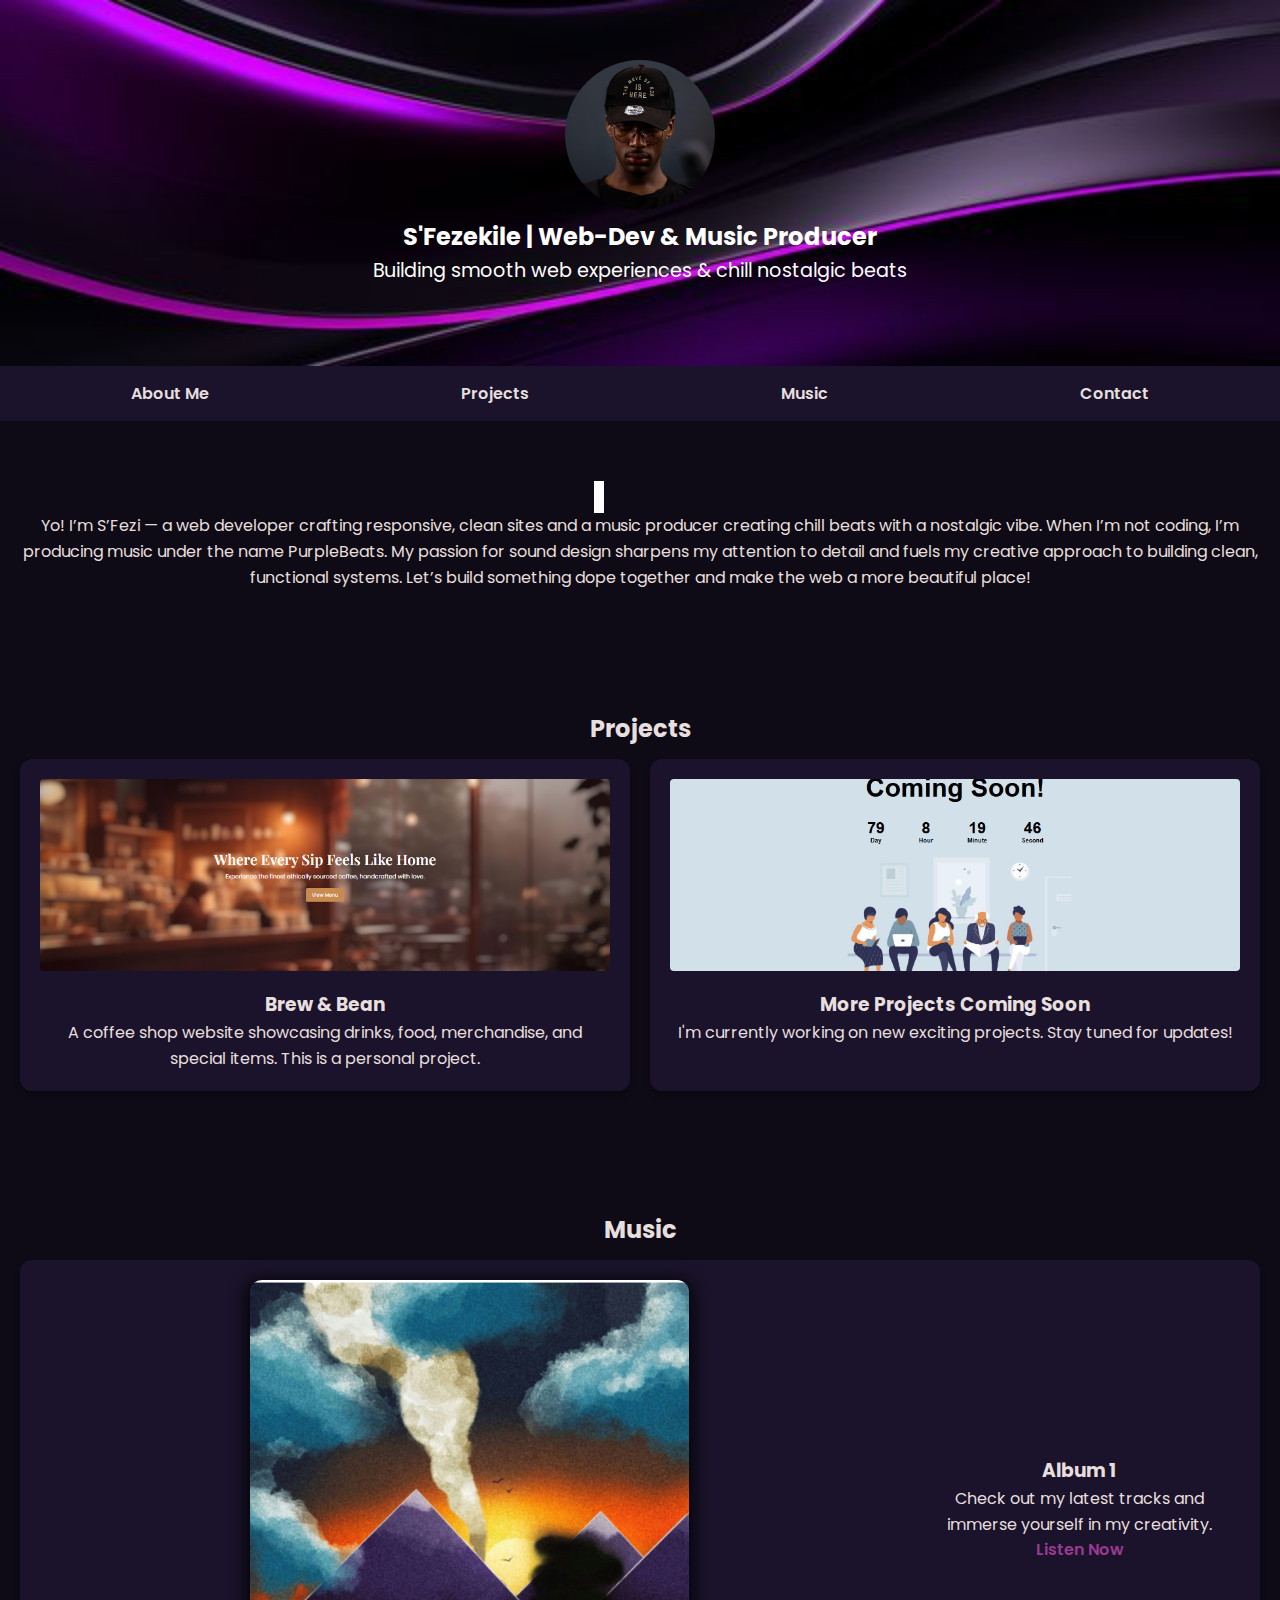
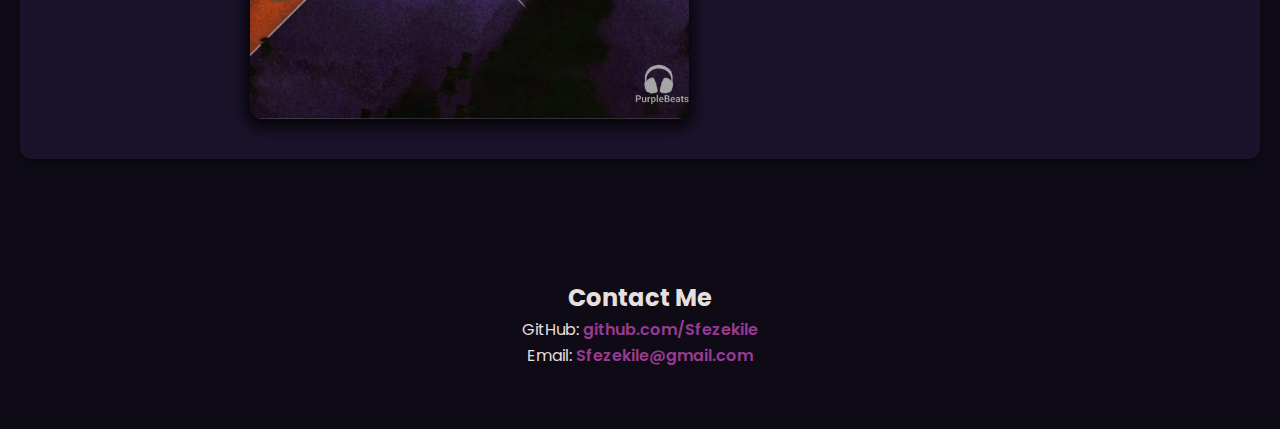
<file: index.html>
<!DOCTYPE html>
<html lang="en">
<head>
    <meta charset="UTF-8">
    <meta name="viewport" content="width=device-width, initial-scale=1.0">
    <title>S'Fezekile | Portfolio</title>
    <link href="https://fonts.googleapis.com/css2?family=Poppins:wght@300;400;600&display=swap" rel="stylesheet">
    <style>
        /* The  *  selector is used to remove the default margin and padding from all 
        elements. The  box-sizing  property is set to  border-box  to include the 
        padding and border in the element’s total width and height. */
        * {
            margin: 0;
            padding: 0;
            box-sizing: border-box;
        }
    
        /* The  body  element is styled with a background color of  #0e0b16  and a font 
        family of  'Poppins' . The  header  element has a background image of  Black and 
        Purple.png  that is centered and covers the entire header. The text color is set 
        to  #fff , and the padding is set to  60px  on the top and bottom and  20px  on 
        the left and right. */
        body {
            font-family: 'Poppins', sans-serif;
            background-color: #0e0b16;
            color: #e7dfdd;
            line-height: 1.6;
        }
    
        header {
            background: url('Black\ and\ Purple.png') no-repeat center center/cover;
            color: #fff;
            padding: 60px 20px;
            text-align: center;
        }
    
        header img {
            height: 150px;
            border-radius: 50%;
        }
    
        /* The  header h1  element has a font size of  3em  and a bottom margin of 
        0.5em . The  header p  element has a font size of  1.2em  and a bottom 
        margin of  1em .*/
        header h1 {
            font-size: 3em;
            margin-bottom: 0.5em;
        }
    
        header p {
            font-size: 1.2em;
            margin-bottom: 1em;
        } 
    
        nav {
            display: flex;
            justify-content: space-around;
            gap: 20px;
            background-color: #1a132b;
            padding: 15px;
        }
    
        nav a {
            color: #e7dfdd;
            text-decoration: none;
            font-weight: 600;
        }
    
        nav a:hover {
            color: #a16fc3;
            transition: all 0.3s ease;
        }
    
        section {
            padding: 60px 20px;
            text-align: center;
        }
    
        .fstyping {
            width: 100%;
            max-width: 459px;
            display: flex;
            justify-content: center;
            align-items: center;
            gap: 5px;
            color: #fff;
            margin: 0 auto;
            padding: 0 10px;
        }
    
        @media (max-width: 768px) {
            .fstyping {
                width: 90%;
            }
        }
    
        @media (max-width: 480px) {
            .fstyping {
                width: 100%;
                flex-direction: column;
                gap: 10px;
            }
        }
    
        .fsTextType {
            position: relative;
            color: #fff;
            font-size: 20px;
            font-weight: 600;
            text-align: center;
        }
    
        .fsTextType.sec-text:before {
            content: "";
            position: absolute;
            top: 0;
            left: 0;
            height: 100%;
            width: 100%;
            background-color: #0e0b16;
            border-left: 10px solid #fff;
            animation: animate 4s steps(12) infinite;
        }
    
        @keyframes animate {
            40%,
            60% {
                left: calc(100% + 4px);
            }
            100% {
                left: 0%;
            }
        }
    
        .project-box img {
            width: 100%;
            height: 12rem;
            object-fit: cover;
            border-radius: 0.25rem;
            margin-bottom: 0.75rem;
        }
    
        .projects {
            display: grid;
            grid-template-columns: repeat(auto-fit, minmax(250px, 1fr));
            gap: 20px;
            margin-top: 10px;
        }
    
        .music {
            display: grid;
        
            grid-template-columns: repeat(auto-fit, minmax(250px, 1fr));
            gap: 20px;
            margin-top: 10px;
        }
    
        .project-card {
            background-color: #1a132b;
            padding: 20px;
            align-items: center;
            justify-content: center;
            border-radius: 12px;
            box-shadow: 0 4px 6px rgba(0, 0, 0, 0.3);
            transition: transform 0.3s;
        }
    
        .music-card {
            background-color: #1a132b;
            display: flex;
            flex-direction: row;
            align-items: center;
            padding: 20px;
            border-radius: 12px;
            box-shadow: 0 4px 6px rgba(0, 0, 0, 0.3);
            transition: transform 0.3s;
        }
        
        .music-card img {
            width: 50%;
            height: auto;
            border-radius: 12px;
            margin-right: 20px;
            box-shadow: 0 4px 15px 5px rgba(0, 0, 0, 0.8);
        }
        
        .music-card .text {
            display: flex;
            flex-direction: column;
            color: #e7dfdd;
        }
        
        .project-card:hover, .music-card:hover, .music-card img:hover {
            transform: translateY(-10px);
            transition: all 0.5s ease;
            box-shadow: 0 5px 30px 5px rgba(0, 0, 0, 0.8);
        }
        
        a {
            color: #993a91;
            text-decoration: none;
            font-weight: 600;
        }
        
        a:hover {
            color: #a16fc3;
            transition: all 0.5s ease;
        }
    </style>
</head>
<body>
    <header>

        <div class="img" id="hero-img">
            <img src="headshot.png" alt="S'Fezekile">
        </div>
        
        <h2>S'Fezekile | Web-Dev & Music Producer</h2>
        <p>Building smooth web experiences & chill nostalgic beats</p>
        
    </header>

    <nav>
        <a href="#about">About Me</a>
        <a href="#projects">Projects</a>
        <a href="#music">Music</a>
        <a href="#contact">Contact</a>
    </nav>

    <section id="about">
        <div class="fstyping">
            <span class="fsTextType first-text"></span>
            <span class="fsTextType sec-text">About Me</span>
        </div>
        <h2></h2>
        <p>
            Yo! I’m S’Fezi — a web developer crafting responsive, clean sites and a music producer creating chill beats with a nostalgic vibe.

            When I’m not coding, I’m producing music under the name PurpleBeats. My passion for sound design sharpens my attention to detail and fuels my creative approach to building clean, functional systems.
            
            Let’s build something dope together and make the web a more beautiful place!
        </p>
    </section>

    <section id="projects">
        <h2>Projects</h2>
        <div class="projects">
            <div class="project-card">
                <a href="https://sfezekile.github.io/Coffee-Shop/">
                    <div class="project-box">
                        <img src="Screenshot (1).png" alt="PurpleBeats Collective">
                    </div>
                </a>
                <h3>Brew & Bean</h3>
                <p>A coffee shop website showcasing drinks, food, merchandise, and special items. This is a personal project.</p>
            </div>
            <div class="project-card">
                <div class="project-box">
                    <img src="Screenshot (2).png" alt="Coming Soon">
                </div>
                <h3>More Projects Coming Soon</h3>
                <p>I'm currently working on new exciting projects. Stay tuned for updates!</p>
            </div>
        </div>
    </section>

    <section id="music">
        <h2>Music</h2>
        <div class="music">
            <div class="music-card">
                <div class="project-box">
                    <img src="Album 1 image.png" alt="PurpleBeats Collective">
                </div>
                <div class="music-info">
                    <h3>Album 1</h3>
                    <p>Check out my latest tracks and immerse yourself in my creativity.</p>
                    <a href="https://sfezekile.github.io/my-tracks/">Listen Now</a>
                </div>
            </div>
        </div>
    </section>

    <section id="contact">
        <h2>Contact Me</h2>
        <p>GitHub: <a href="https://github.com/Sfezekile">github.com/Sfezekile</a></p>
        <p>Email: <a href="mailto:prodby.purplebeats@gmail.com">Sfezekile@gmail.com</a></p>
    </section>
    
</body>
</html>
</file>
